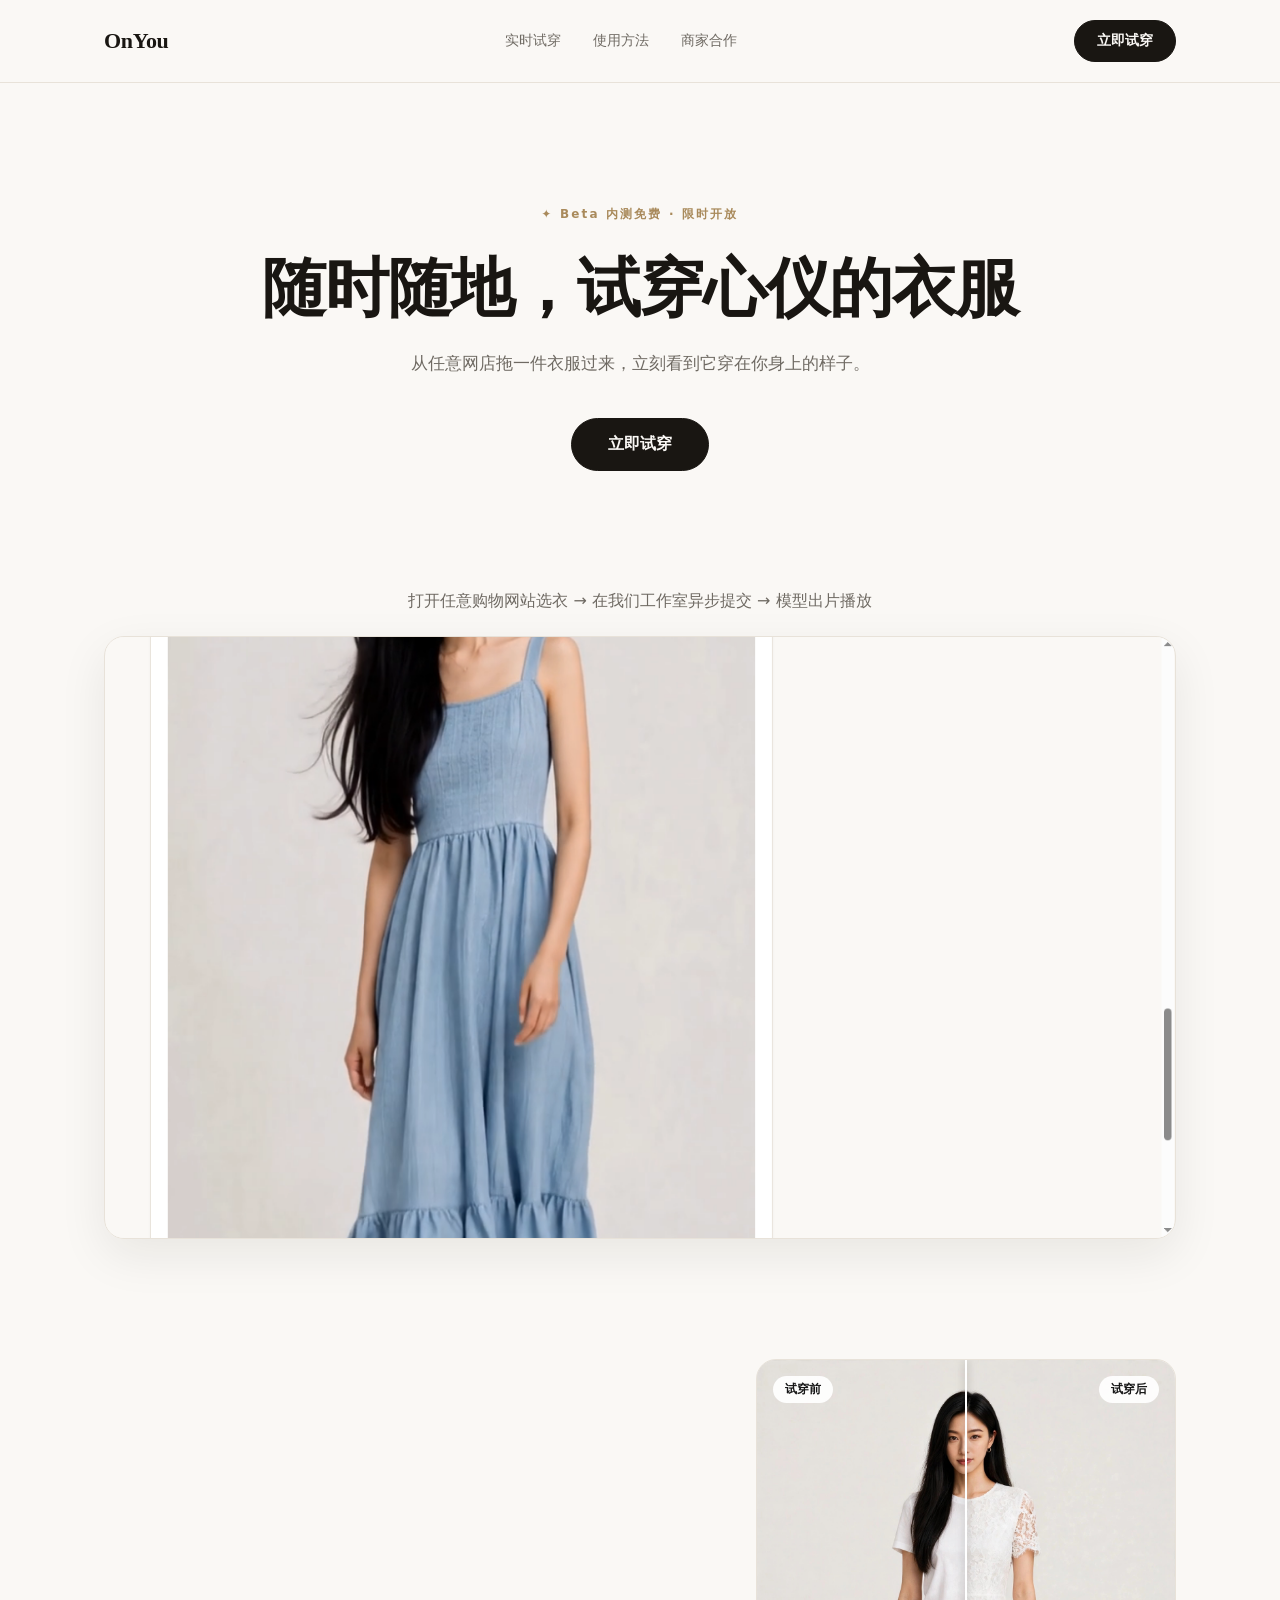
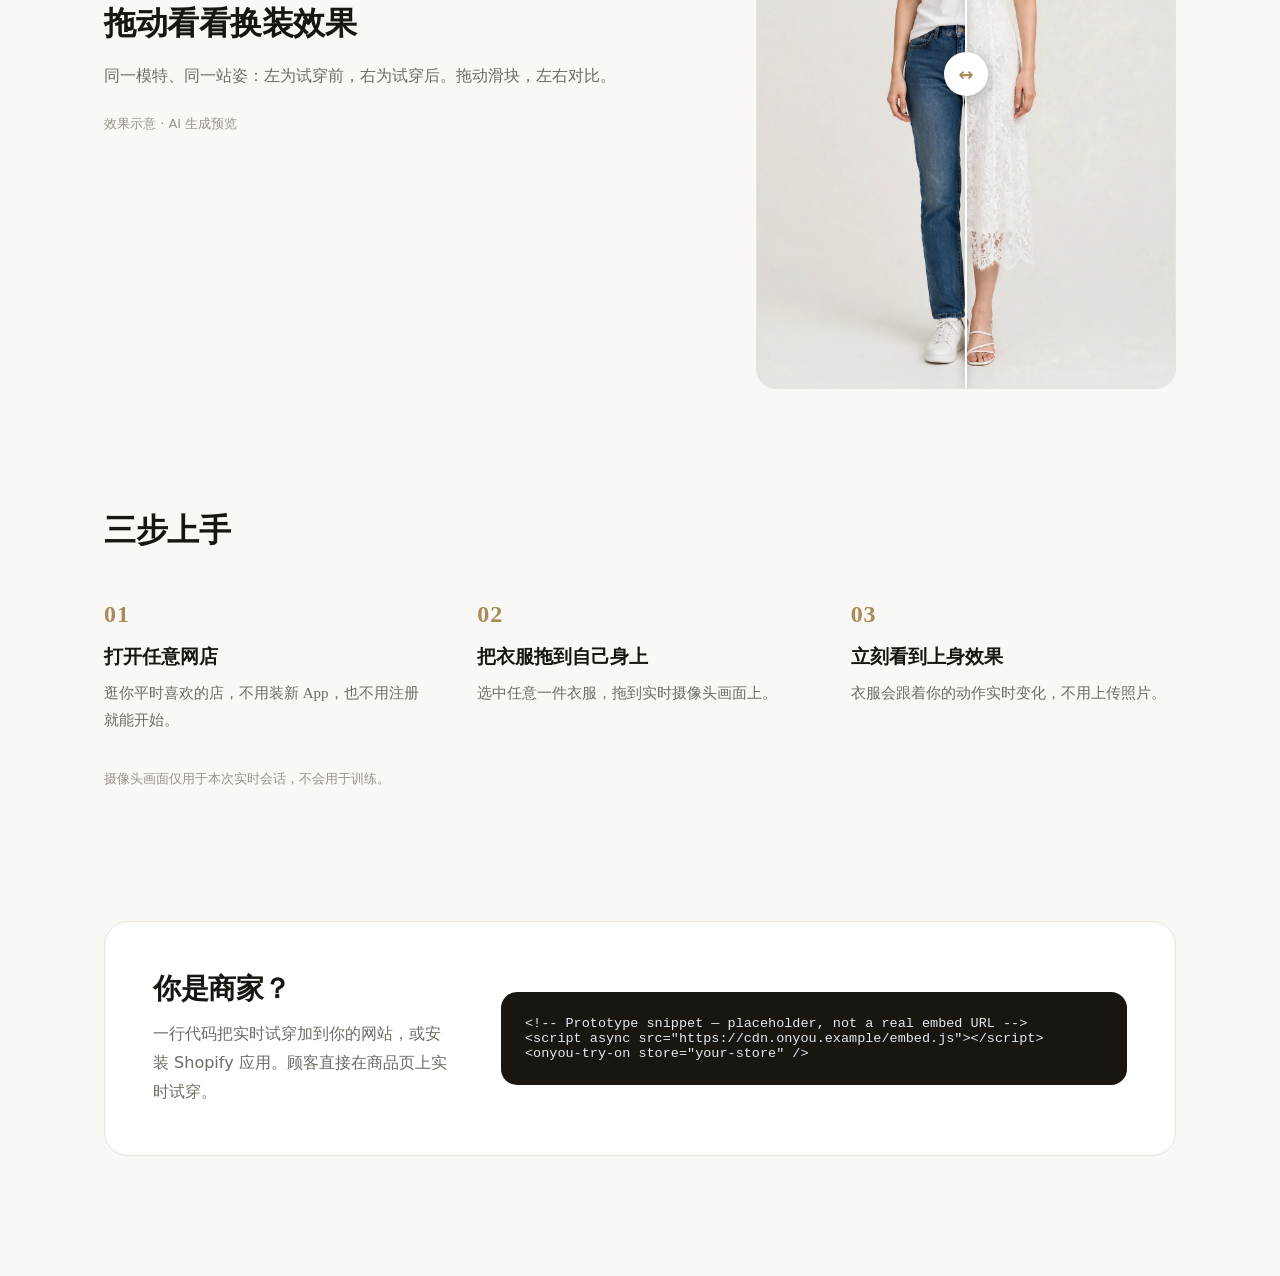
<file: index.html>
<!DOCTYPE html><!--DTaHgUE_Hg0_YToxKe9oH--><html lang="en"><head><meta charSet="utf-8"/><meta name="viewport" content="width=device-width, initial-scale=1"/><link rel="preload" as="image" href="/demo/sheet-lace.jpg"/><link rel="preload" as="image" href="/demo/sheet-before.jpg"/><link rel="stylesheet" href="/_next/static/css/aaf015b4a773511d.css" data-precedence="next"/><link rel="preload" as="script" fetchPriority="low" href="/_next/static/chunks/webpack-50bf99373c48be7d.js"/><script src="/_next/static/chunks/2a07a9ad-85cefbebc97e8ca1.js" async=""></script><script src="/_next/static/chunks/311-16db9b669f792648.js" async=""></script><script src="/_next/static/chunks/main-app-38702534b6a6ecc7.js" async=""></script><script src="/_next/static/chunks/app/page-916d034755cf7269.js" async=""></script><title>OnYou · Live Virtual Try-On 原型</title><meta name="description" content="OnYou 产品原型：落地页 + 实时试衣工作室（Decart lucy-vton-latest），参照 anywear.decart.ai 设计"/><script src="/_next/static/chunks/polyfills-42372ed130431b0a.js" noModule=""></script></head><body><div hidden=""><!--$--><!--/$--></div><main style="background:#faf8f5;color:#191612;min-height:100vh"><header style="border-bottom:1px solid #e8e2d9"><div style="max-width:1120px;margin:0 auto;padding:0 24px;display:flex;justify-content:space-between;align-items:center;padding-top:20px;padding-bottom:20px"><span style="font-family:&#x27;Songti SC&#x27;, &#x27;Noto Serif SC&#x27;, Georgia, serif;font-size:22px;font-weight:700;letter-spacing:-0.3px">OnYou</span><nav style="display:flex;gap:32px;font-size:14px;color:#6f6a63"><a href="https://onyou-prototype.vercel.app/studio">实时试穿</a><a href="#how">使用方法</a><a href="#stores">商家合作</a></nav><a href="https://onyou-prototype.vercel.app/studio"><button style="background:#191612;color:#faf8f5;border-color:#191612;padding:11px 22px;font-size:14px;font-weight:600">立即试穿</button></a></div></header><section style="max-width:1120px;margin:0 auto;padding:0 24px;text-align:center;padding-top:120px;padding-bottom:40px"><span style="font-size:12px;letter-spacing:0.18em;font-weight:600;color:#a98a5b">✦ Beta 内测免费 · 限时开放</span><h1 style="font-family:&#x27;Songti SC&#x27;, &#x27;Noto Serif SC&#x27;, Georgia, serif;font-size:64px;line-height:1.2;margin:28px 0 20px;letter-spacing:-1px;font-weight:700">随时随地，试穿心仪的衣服</h1><p style="font-size:17px;line-height:1.8;color:#6f6a63;max-width:560px;margin:0 auto">从任意网店拖一件衣服过来，立刻看到它穿在你身上的样子。</p><div style="margin-top:40px"><a href="https://onyou-prototype.vercel.app/studio"><button style="background:#191612;color:#faf8f5;border-color:#191612;padding:15px 36px;font-size:16px;font-weight:600">立即试穿</button></a></div></section><section style="max-width:1120px;margin:0 auto;padding:0 24px;padding-top:80px;text-align:center"><p style="font-size:16px;color:#6f6a63;margin:0 0 24px">打开任意购物网站选衣 → 在我们工作室异步提交 → 模型出片播放</p><video src="/demo/screen-recording.mp4" poster="/demo/screen-recording-poster.jpg" autoPlay="" muted="" loop="" playsInline="" preload="auto" style="width:100%;aspect-ratio:16/9;border-radius:20px;border:1px solid #e8e2d9;display:block;box-shadow:0 16px 48px rgba(25, 22, 18, 0.08)"></video></section><section style="max-width:1120px;margin:0 auto;padding:0 24px;padding-top:120px"><div style="display:flex;gap:64px;flex-wrap:wrap;align-items:center"><div style="flex:1 1 320px"><h2 style="font-family:&#x27;Songti SC&#x27;, &#x27;Noto Serif SC&#x27;, Georgia, serif;font-size:32px;font-weight:700;margin:0 0 16px;letter-spacing:-0.5px">拖动看看换装效果</h2><p style="font-size:16px;line-height:1.8;color:#6f6a63;margin:0">同一模特、同一站姿：左为试穿前，右为试穿后。拖动滑块，左右对比。</p><p style="color:#9a938a;font-size:13px;margin-top:24px">效果示意 · AI 生成预览</p></div><div style="flex:0 1 420px;width:100%"><div role="slider" aria-label="试穿前后对比" aria-valuemin="0" aria-valuemax="100" aria-valuenow="50" tabindex="0" style="position:relative;width:100%;max-width:420px;aspect-ratio:2/3;border-radius:20px;overflow:hidden;border:1px solid #e8e2d9;cursor:ew-resize;touch-action:none;user-select:none"><img src="/demo/sheet-lace.jpg" alt="试穿后" draggable="false" style="position:absolute;inset:0;width:100%;height:100%;object-fit:cover"/><img src="/demo/sheet-before.jpg" alt="试穿前" draggable="false" style="position:absolute;inset:0;width:100%;height:100%;object-fit:cover;clip-path:inset(0 50% 0 0)"/><span style="position:absolute;left:16px;top:16px;background:rgba(255,255,255,0.92);color:#171717;border-radius:999px;padding:5px 12px;font-size:12px;font-weight:600">试穿前</span><span style="position:absolute;right:16px;top:16px;background:rgba(255,255,255,0.92);color:#171717;border-radius:999px;padding:5px 12px;font-size:12px;font-weight:600">试穿后</span><div style="position:absolute;left:50%;top:0;bottom:0;width:2px;background:#fff;box-shadow:0 0 8px rgba(0,0,0,0.35);transform:translateX(-1px)"></div><div style="position:absolute;left:50%;top:50%;transform:translate(-50%, -50%);width:44px;height:44px;border-radius:50%;background:#fff;color:#a98a5b;display:flex;align-items:center;justify-content:center;font-size:18px;font-weight:700;box-shadow:0 4px 16px rgba(0,0,0,0.25)">↔</div></div></div></div></section><section id="how" style="max-width:1120px;margin:0 auto;padding:0 24px;padding-top:120px"><h2 style="font-family:&#x27;Songti SC&#x27;, &#x27;Noto Serif SC&#x27;, Georgia, serif;font-size:32px;font-weight:700;margin:0 0 48px;letter-spacing:-0.5px">三步上手</h2><div style="display:flex;gap:48px;flex-wrap:wrap"><div style="flex:1 1 240px;font-family:&#x27;Songti SC&#x27;, &#x27;Noto Serif SC&#x27;, Georgia, serif"><div style="font-size:24px;color:#a98a5b;font-weight:700;letter-spacing:0.04em">01</div><h3 style="margin:16px 0 10px;font-size:19px;font-weight:650">打开任意网店</h3><p style="color:#6f6a63;line-height:1.8;font-size:15px;margin:0">逛你平时喜欢的店，不用装新 App，也不用注册就能开始。</p></div><div style="flex:1 1 240px;font-family:&#x27;Songti SC&#x27;, &#x27;Noto Serif SC&#x27;, Georgia, serif"><div style="font-size:24px;color:#a98a5b;font-weight:700;letter-spacing:0.04em">02</div><h3 style="margin:16px 0 10px;font-size:19px;font-weight:650">把衣服拖到自己身上</h3><p style="color:#6f6a63;line-height:1.8;font-size:15px;margin:0">选中任意一件衣服，拖到实时摄像头画面上。</p></div><div style="flex:1 1 240px;font-family:&#x27;Songti SC&#x27;, &#x27;Noto Serif SC&#x27;, Georgia, serif"><div style="font-size:24px;color:#a98a5b;font-weight:700;letter-spacing:0.04em">03</div><h3 style="margin:16px 0 10px;font-size:19px;font-weight:650">立刻看到上身效果</h3><p style="color:#6f6a63;line-height:1.8;font-size:15px;margin:0">衣服会跟着你的动作实时变化，不用上传照片。</p></div></div><p style="color:#9a938a;font-size:13px;margin-top:36px">摄像头画面仅用于本次实时会话，不会用于训练。</p></section><section id="stores" style="max-width:1120px;margin:0 auto;padding:0 24px;padding-top:120px;padding-bottom:120px"><div style="display:flex;gap:48px;flex-wrap:wrap;align-items:center;background:#fff;border:1px solid #e8e2d9;border-radius:24px;padding:48px"><div style="flex:0 1 300px"><h2 style="font-family:&#x27;Songti SC&#x27;, &#x27;Noto Serif SC&#x27;, Georgia, serif;font-size:28px;font-weight:700;margin:0 0 12px;letter-spacing:-0.5px">你是商家？</h2><p style="color:#6f6a63;line-height:1.8;font-size:16px;margin:0">一行代码把实时试穿加到你的网站，或安装 Shopify 应用。顾客直接在商品页上实时试穿。</p></div><pre style="flex:1 1 360px;background:#191612;color:#e2e8f0;border-radius:16px;padding:24px;font-size:13.5px;overflow-x:auto;margin:0;font-family:ui-monospace, SFMono-Regular, Menlo, monospace">&lt;!-- Prototype snippet — placeholder, not a real embed URL --&gt;
&lt;script async src=&quot;https://cdn.onyou.example/embed.js&quot;&gt;&lt;/script&gt;
&lt;onyou-try-on store=&quot;your-store&quot; /&gt;</pre></div></section></main><!--$--><!--/$--><script src="/_next/static/chunks/webpack-50bf99373c48be7d.js" id="_R_" async=""></script><script>(self.__next_f=self.__next_f||[]).push([0])</script><script>self.__next_f.push([1,"1:\"$Sreact.fragment\"\n2:I[3268,[],\"\"]\n3:I[3906,[],\"\"]\n4:I[2206,[],\"ClientPageRoot\"]\n5:I[1058,[\"974\",\"static/chunks/app/page-916d034755cf7269.js\"],\"default\"]\n8:I[9825,[],\"OutletBoundary\"]\na:I[8220,[],\"AsyncMetadataOutlet\"]\nc:I[9825,[],\"ViewportBoundary\"]\ne:I[9825,[],\"MetadataBoundary\"]\nf:\"$Sreact.suspense\"\n11:I[9376,[],\"\"]\n:HL[\"/_next/static/css/aaf015b4a773511d.css\",\"style\"]\n"])</script><script>self.__next_f.push([1,"0:{\"P\":null,\"b\":\"DTaHgUE_Hg0-YToxKe9oH\",\"p\":\"\",\"c\":[\"\",\"\"],\"i\":false,\"f\":[[[\"\",{\"children\":[\"__PAGE__\",{}]},\"$undefined\",\"$undefined\",true],[\"\",[\"$\",\"$1\",\"c\",{\"children\":[[[\"$\",\"link\",\"0\",{\"rel\":\"stylesheet\",\"href\":\"/_next/static/css/aaf015b4a773511d.css\",\"precedence\":\"next\",\"crossOrigin\":\"$undefined\",\"nonce\":\"$undefined\"}]],[\"$\",\"html\",null,{\"lang\":\"en\",\"children\":[\"$\",\"body\",null,{\"children\":[\"$\",\"$L2\",null,{\"parallelRouterKey\":\"children\",\"error\":\"$undefined\",\"errorStyles\":\"$undefined\",\"errorScripts\":\"$undefined\",\"template\":[\"$\",\"$L3\",null,{}],\"templateStyles\":\"$undefined\",\"templateScripts\":\"$undefined\",\"notFound\":[[[\"$\",\"title\",null,{\"children\":\"404: This page could not be found.\"}],[\"$\",\"div\",null,{\"style\":{\"fontFamily\":\"system-ui,\\\"Segoe UI\\\",Roboto,Helvetica,Arial,sans-serif,\\\"Apple Color Emoji\\\",\\\"Segoe UI Emoji\\\"\",\"height\":\"100vh\",\"textAlign\":\"center\",\"display\":\"flex\",\"flexDirection\":\"column\",\"alignItems\":\"center\",\"justifyContent\":\"center\"},\"children\":[\"$\",\"div\",null,{\"children\":[[\"$\",\"style\",null,{\"dangerouslySetInnerHTML\":{\"__html\":\"body{color:#000;background:#fff;margin:0}.next-error-h1{border-right:1px solid rgba(0,0,0,.3)}@media (prefers-color-scheme:dark){body{color:#fff;background:#000}.next-error-h1{border-right:1px solid rgba(255,255,255,.3)}}\"}}],[\"$\",\"h1\",null,{\"className\":\"next-error-h1\",\"style\":{\"display\":\"inline-block\",\"margin\":\"0 20px 0 0\",\"padding\":\"0 23px 0 0\",\"fontSize\":24,\"fontWeight\":500,\"verticalAlign\":\"top\",\"lineHeight\":\"49px\"},\"children\":404}],[\"$\",\"div\",null,{\"style\":{\"display\":\"inline-block\"},\"children\":[\"$\",\"h2\",null,{\"style\":{\"fontSize\":14,\"fontWeight\":400,\"lineHeight\":\"49px\",\"margin\":0},\"children\":\"This page could not be found.\"}]}]]}]}]],[]],\"forbidden\":\"$undefined\",\"unauthorized\":\"$undefined\"}]}]}]]}],{\"children\":[\"__PAGE__\",[\"$\",\"$1\",\"c\",{\"children\":[[\"$\",\"$L4\",null,{\"Component\":\"$5\",\"searchParams\":{},\"params\":{},\"promises\":[\"$@6\",\"$@7\"]}],null,[\"$\",\"$L8\",null,{\"children\":[\"$L9\",[\"$\",\"$La\",null,{\"promise\":\"$@b\"}]]}]]}],{},null,false]},null,false],[\"$\",\"$1\",\"h\",{\"children\":[null,[[\"$\",\"$Lc\",null,{\"children\":\"$Ld\"}],null],[\"$\",\"$Le\",null,{\"children\":[\"$\",\"div\",null,{\"hidden\":true,\"children\":[\"$\",\"$f\",null,{\"fallback\":null,\"children\":\"$L10\"}]}]}]]}],false]],\"m\":\"$undefined\",\"G\":[\"$11\",[]],\"s\":false,\"S\":true}\n"])</script><script>self.__next_f.push([1,"6:{}\n7:\"$0:f:0:1:2:children:1:props:children:0:props:params\"\n"])</script><script>self.__next_f.push([1,"d:[[\"$\",\"meta\",\"0\",{\"charSet\":\"utf-8\"}],[\"$\",\"meta\",\"1\",{\"name\":\"viewport\",\"content\":\"width=device-width, initial-scale=1\"}]]\n9:null\n"])</script><script>self.__next_f.push([1,"b:{\"metadata\":[[\"$\",\"title\",\"0\",{\"children\":\"OnYou · Live Virtual Try-On 原型\"}],[\"$\",\"meta\",\"1\",{\"name\":\"description\",\"content\":\"OnYou 产品原型：落地页 + 实时试衣工作室（Decart lucy-vton-latest），参照 anywear.decart.ai 设计\"}]],\"error\":null,\"digest\":\"$undefined\"}\n"])</script><script>self.__next_f.push([1,"10:\"$b:metadata\"\n"])</script></body></html>
</file>
<file: _next/static/css/aaf015b4a773511d.css>
:root{--ink:#191612;--muted:#73706a;--line:#e7e1d8;--cream:#f3efe9;--bg:#faf8f5;--gold:#a98a5b;--gold-line:#e2d5bd}*{box-sizing:border-box}body{margin:0;font-family:system-ui,-apple-system,PingFang SC,Hiragino Sans GB,Microsoft YaHei,sans-serif;background:var(--bg);color:var(--ink);-webkit-font-smoothing:antialiased}.serif{font-family:Georgia,Songti SC,STSong,"Noto Serif SC",serif}.serif em{font-style:italic;color:var(--gold)}a{color:inherit;text-decoration:none}button{cursor:pointer;font-size:15px;border-radius:999px;padding:13px 24px;border:1px solid var(--line);background:#fff;color:var(--ink);transition:border-color .15s ease,background .15s ease}button.primary,button:hover:not(:disabled){border-color:var(--ink)}button.primary{background:var(--ink);color:#fff}button.primary:hover:not(:disabled){background:#2c2721}button:disabled{opacity:.5;cursor:default}button.chip{border-color:var(--line);border-radius:999px;padding:8px 16px;font-size:13px}button.chip.active{background:var(--ink);color:#fff;border-color:var(--ink)}.pill{display:inline-flex;align-items:center;gap:6px;border:1px solid var(--gold-line);background:#fbf7ef;color:#8a6d3b;border-radius:999px;padding:7px 14px;font-size:12px;letter-spacing:.06em}.card{border:1px solid var(--line);border-radius:20px;background:#fff;box-shadow:0 1px 3px rgba(25,22,18,.05)}input[type=text],textarea{width:100%;border:1px solid var(--line);border-radius:12px;padding:11px 14px;font-size:14px;font-family:inherit;background:#fff;outline:none}input[type=text]:focus,textarea:focus{border-color:var(--ink)}
</file>
